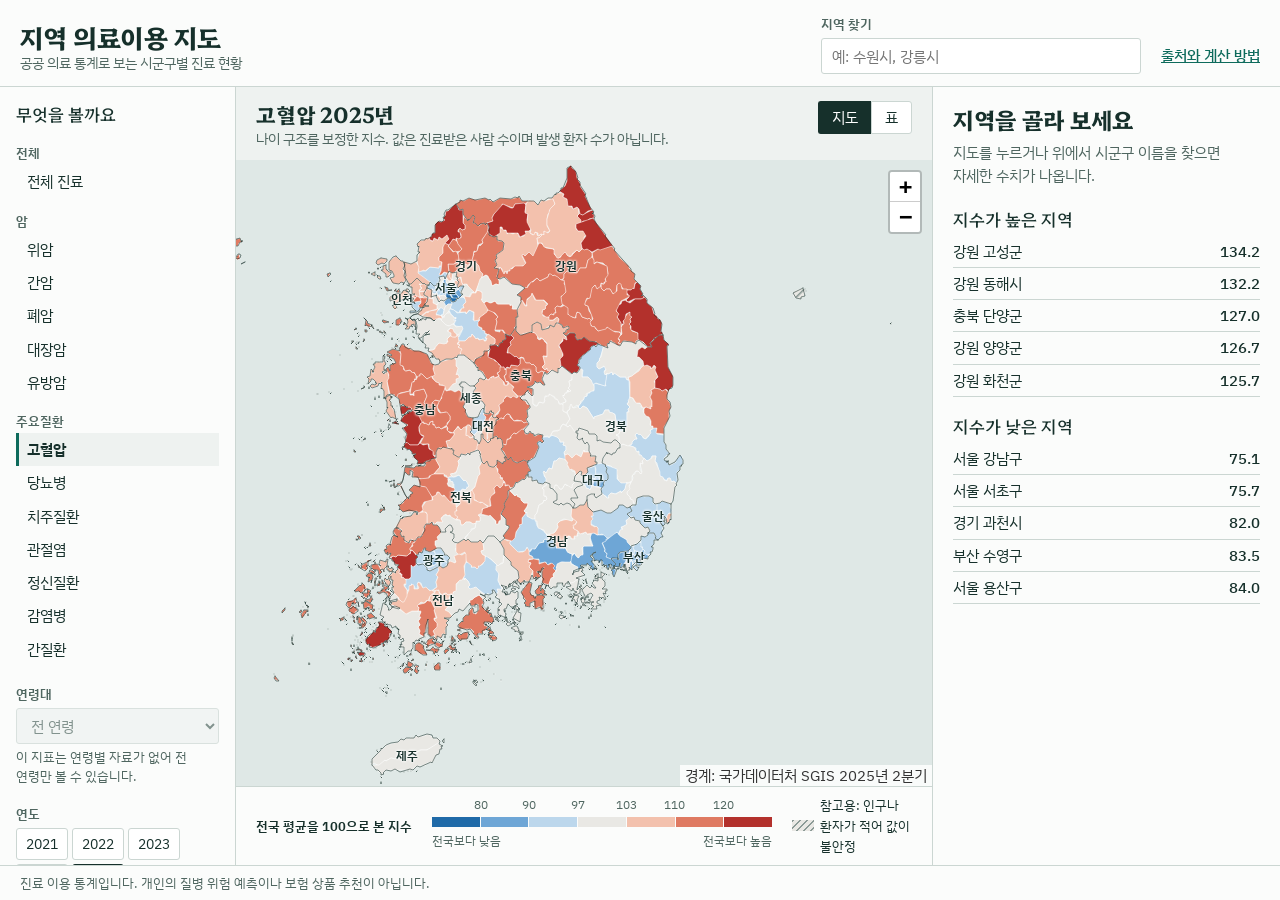
<file: index.html>
<!doctype html>
<html lang="ko">
<head>
  <meta charset="utf-8">
  <meta name="viewport" content="width=device-width, initial-scale=1">
  <title>지역 의료이용 지도</title>
  <meta name="description" content="공공 의료 통계로 시군구별 진료 현황을 전국 평균과 비교해 보는 지도입니다.">
  <link rel="preconnect" href="https://fonts.googleapis.com">
  <link rel="preconnect" href="https://fonts.gstatic.com" crossorigin>
  <link href="https://fonts.googleapis.com/css2?family=Hahmlet:wght@500;700&family=IBM+Plex+Sans+KR:wght@400;500;600&display=swap" rel="stylesheet">
  <link rel="stylesheet" href="vendor/leaflet.css">
  <link rel="stylesheet" href="css/style.css">
</head>
<body>
  <header class="top">
    <div class="brand">
      <h1>지역 의료이용 지도</h1>
      <p>공공 의료 통계로 보는 시군구별 진료 현황</p>
    </div>
    <div class="top-tools">
      <div class="field">
        <label for="search">지역 찾기</label>
        <input id="search" list="region-list" placeholder="예: 수원시, 강릉시" autocomplete="off">
        <datalist id="region-list"></datalist>
      </div>
      <a class="about-link" href="about.html">출처와 계산 방법</a>
    </div>
  </header>

  <main class="layout">
    <nav class="controls" aria-label="지도 설정">
      <h2>무엇을 볼까요</h2>
      <div id="indicators" class="indicators"></div>

      <div class="field">
        <label for="age">연령대</label>
        <select id="age"></select>
        <p id="age-help" class="help"></p>
      </div>

      <fieldset class="segment">
        <legend>연도</legend>
        <div id="years" class="segment-row"></div>
      </fieldset>

      <fieldset class="segment">
        <legend>지수 계산</legend>
        <div class="segment-row">
          <label><input type="radio" name="mode" value="std" checked><span>나이 구조 보정</span></label>
          <label><input type="radio" name="mode" value="crude"><span>보정 없음</span></label>
        </div>
        <p id="mode-help" class="help"></p>
      </fieldset>
    </nav>

    <section class="stage" aria-label="지도">
      <div class="stage-head">
        <div>
          <h2 id="stage-title"></h2>
          <p id="stage-sub"></p>
        </div>
        <div class="view-switch" role="group" aria-label="보기 방식">
          <button type="button" data-view="map" aria-pressed="true">지도</button>
          <button type="button" data-view="table" aria-pressed="false">표</button>
        </div>
      </div>
      <p id="notice" class="notice" hidden></p>
      <div id="map-view" class="map-view">
        <div id="map" role="img" aria-label="시군구별 지수를 색으로 나타낸 지도. 같은 내용을 표 보기에서 확인할 수 있습니다."></div>
        <div id="legend" class="legend"></div>
      </div>
      <div id="table-view" class="table-view" hidden></div>
      <p id="status" class="status" role="status"></p>
    </section>

    <aside class="panel" aria-label="지역 상세" aria-live="polite">
      <div id="panel"></div>
    </aside>
  </main>

  <footer class="bottom">
    <p>진료 이용 통계입니다. 개인의 질병 위험 예측이나 보험 상품 추천이 아닙니다.</p>
  </footer>

  <script src="vendor/leaflet.js"></script>
  <script src="js/app.js"></script>
</body>
</html>
</file>
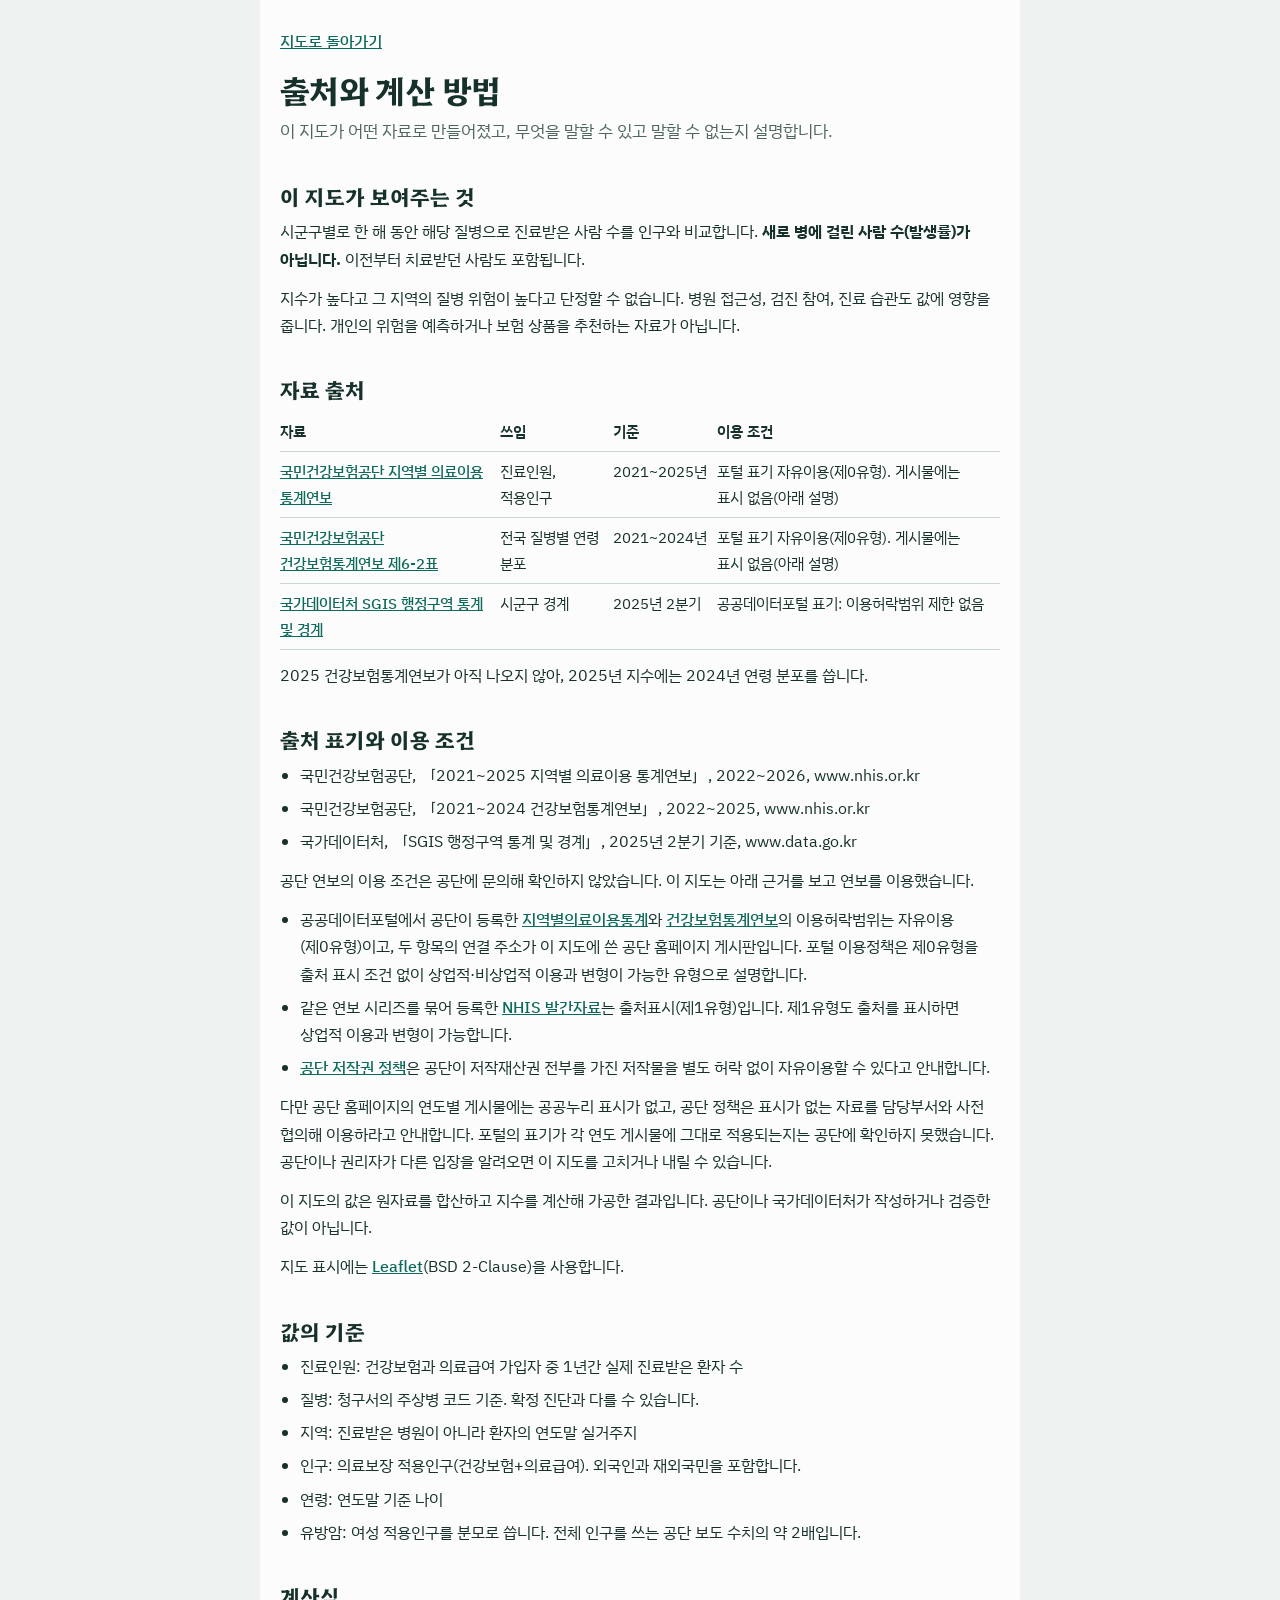
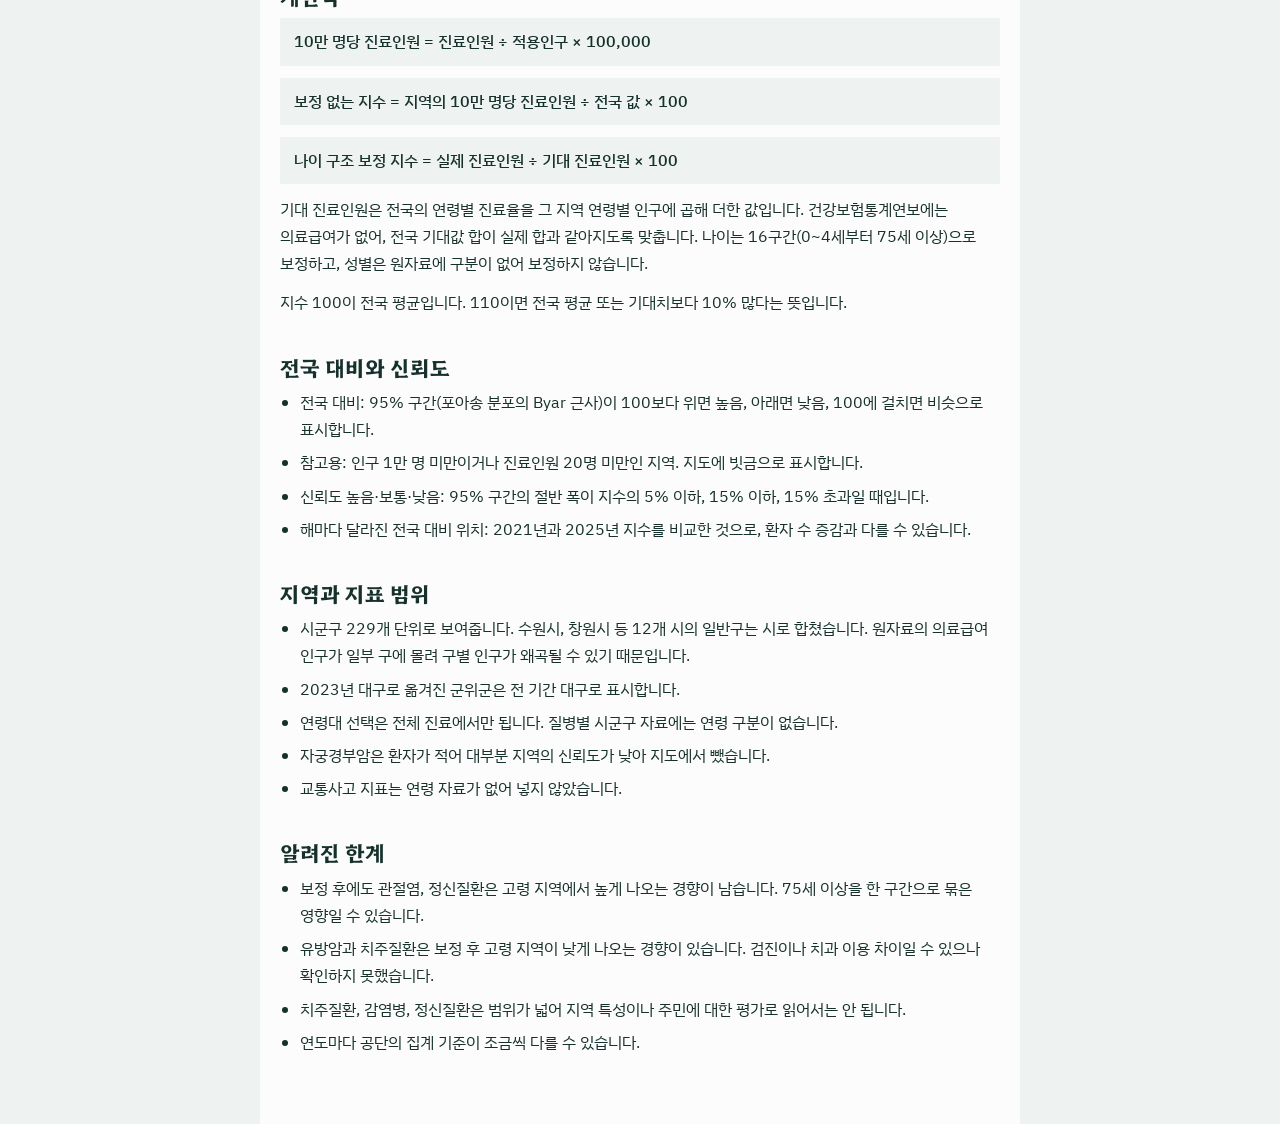
<file: about.html>
<!doctype html>
<html lang="ko">
<head>
  <meta charset="utf-8">
  <meta name="viewport" content="width=device-width, initial-scale=1">
  <title>출처와 계산 방법</title>
  <meta name="description" content="지역 의료이용 지도의 자료 출처, 계산식, 한계를 설명합니다.">
  <link rel="preconnect" href="https://fonts.googleapis.com">
  <link rel="preconnect" href="https://fonts.gstatic.com" crossorigin>
  <link href="https://fonts.googleapis.com/css2?family=Hahmlet:wght@500;700&family=IBM+Plex+Sans+KR:wght@400;500;600&display=swap" rel="stylesheet">
  <style>
    :root { color-scheme: light; --paper: #eef2f0; --sheet: #fbfcfb; --line: #cbd6d2; --ink: #16302b; --soft: #4f6660; --pine: #0e6b5c; }
    * { box-sizing: border-box; }
    body { margin: 0; background: var(--paper); color: var(--ink); font: 400 16px/1.7 "IBM Plex Sans KR", "Apple SD Gothic Neo", "Malgun Gothic", sans-serif; word-break: keep-all; }
    main { max-width: 760px; margin: 0 auto; padding: 28px 20px 56px; background: var(--sheet); min-height: 100dvh; }
    a { color: var(--pine); font-weight: 500; }
    :focus-visible { outline: 2px solid var(--pine); outline-offset: 2px; }
    h1 { font: 700 32px/1.25 "Hahmlet", serif; letter-spacing: -0.02em; margin: 14px 0 8px; }
    h2 { font: 700 21px/1.35 "Hahmlet", serif; margin: 36px 0 8px; }
    p { margin: 0 0 12px; }
    ul { margin: 0 0 12px; padding-left: 20px; }
    li { margin-bottom: 6px; }
    .lead { color: var(--soft); font-size: 17px; }
    .scroll { overflow-x: auto; margin-bottom: 12px; }
    table { width: 100%; border-collapse: collapse; font-size: 15px; }
    th, td { padding: 7px 10px 7px 0; text-align: left; vertical-align: top; border-bottom: 1px solid var(--line); }
    th { font-weight: 600; }
    .formula { padding: 10px 14px; background: var(--paper); font-weight: 500; }
  </style>
</head>
<body>
  <main>
    <a href="index.html">지도로 돌아가기</a>
    <h1>출처와 계산 방법</h1>
    <p class="lead">이 지도가 어떤 자료로 만들어졌고, 무엇을 말할 수 있고 말할 수 없는지 설명합니다.</p>

    <h2>이 지도가 보여주는 것</h2>
    <p>시군구별로 한 해 동안 해당 질병으로 진료받은 사람 수를 인구와 비교합니다. <strong>새로 병에 걸린 사람 수(발생률)가 아닙니다.</strong> 이전부터 치료받던 사람도 포함됩니다.</p>
    <p>지수가 높다고 그 지역의 질병 위험이 높다고 단정할 수 없습니다. 병원 접근성, 검진 참여, 진료 습관도 값에 영향을 줍니다. 개인의 위험을 예측하거나 보험 상품을 추천하는 자료가 아닙니다.</p>

    <h2>자료 출처</h2>
    <div class="scroll"><table>
      <thead><tr><th>자료</th><th>쓰임</th><th>기준</th><th>이용 조건</th></tr></thead>
      <tbody>
        <tr><td><a href="https://www.nhis.or.kr/nhis/together/wbhaec06900m01.do">국민건강보험공단 지역별 의료이용 통계연보</a></td><td>진료인원, 적용인구</td><td>2021~2025년</td><td>포털 표기 자유이용(제0유형). 게시물에는 표시 없음(아래 설명)</td></tr>
        <tr><td><a href="https://www.nhis.or.kr/nhis/together/wbhaec06300m01.do">국민건강보험공단 건강보험통계연보 제6-2표</a></td><td>전국 질병별 연령 분포</td><td>2021~2024년</td><td>포털 표기 자유이용(제0유형). 게시물에는 표시 없음(아래 설명)</td></tr>
        <tr><td><a href="https://www.data.go.kr/data/15129688/fileData.do">국가데이터처 SGIS 행정구역 통계 및 경계</a></td><td>시군구 경계</td><td>2025년 2분기</td><td>공공데이터포털 표기: 이용허락범위 제한 없음</td></tr>
      </tbody>
    </table></div>
    <p>2025 건강보험통계연보가 아직 나오지 않아, 2025년 지수에는 2024년 연령 분포를 씁니다.</p>

    <h2>출처 표기와 이용 조건</h2>
    <ul>
      <li>국민건강보험공단, 「2021~2025 지역별 의료이용 통계연보」, 2022~2026, www.nhis.or.kr</li>
      <li>국민건강보험공단, 「2021~2024 건강보험통계연보」, 2022~2025, www.nhis.or.kr</li>
      <li>국가데이터처, 「SGIS 행정구역 통계 및 경계」, 2025년 2분기 기준, www.data.go.kr</li>
    </ul>
    <p>공단 연보의 이용 조건은 공단에 문의해 확인하지 않았습니다. 이 지도는 아래 근거를 보고 연보를 이용했습니다.</p>
    <ul>
      <li>공공데이터포털에서 공단이 등록한 <a href="https://www.data.go.kr/data/15103036/fileData.do">지역별의료이용통계</a>와 <a href="https://www.data.go.kr/data/15103018/fileData.do">건강보험통계연보</a>의 이용허락범위는 자유이용(제0유형)이고, 두 항목의 연결 주소가 이 지도에 쓴 공단 홈페이지 게시판입니다. 포털 이용정책은 제0유형을 출처 표시 조건 없이 상업적·비상업적 이용과 변형이 가능한 유형으로 설명합니다.</li>
      <li>같은 연보 시리즈를 묶어 등록한 <a href="https://www.data.go.kr/data/15095102/fileData.do">NHIS 발간자료</a>는 출처표시(제1유형)입니다. 제1유형도 출처를 표시하면 상업적 이용과 변형이 가능합니다.</li>
      <li><a href="https://www.nhis.or.kr/nhis/etc/wbhaze02900m01.do">공단 저작권 정책</a>은 공단이 저작재산권 전부를 가진 저작물을 별도 허락 없이 자유이용할 수 있다고 안내합니다.</li>
    </ul>
    <p>다만 공단 홈페이지의 연도별 게시물에는 공공누리 표시가 없고, 공단 정책은 표시가 없는 자료를 담당부서와 사전 협의해 이용하라고 안내합니다. 포털의 표기가 각 연도 게시물에 그대로 적용되는지는 공단에 확인하지 못했습니다. 공단이나 권리자가 다른 입장을 알려오면 이 지도를 고치거나 내릴 수 있습니다.</p>
    <p>이 지도의 값은 원자료를 합산하고 지수를 계산해 가공한 결과입니다. 공단이나 국가데이터처가 작성하거나 검증한 값이 아닙니다.</p>
    <p>지도 표시에는 <a href="https://leafletjs.com/">Leaflet</a>(BSD 2-Clause)을 사용합니다.</p>

    <h2>값의 기준</h2>
    <ul>
      <li>진료인원: 건강보험과 의료급여 가입자 중 1년간 실제 진료받은 환자 수</li>
      <li>질병: 청구서의 주상병 코드 기준. 확정 진단과 다를 수 있습니다.</li>
      <li>지역: 진료받은 병원이 아니라 환자의 연도말 실거주지</li>
      <li>인구: 의료보장 적용인구(건강보험+의료급여). 외국인과 재외국민을 포함합니다.</li>
      <li>연령: 연도말 기준 나이</li>
      <li>유방암: 여성 적용인구를 분모로 씁니다. 전체 인구를 쓰는 공단 보도 수치의 약 2배입니다.</li>
    </ul>

    <h2>계산식</h2>
    <p class="formula">10만 명당 진료인원 = 진료인원 ÷ 적용인구 × 100,000</p>
    <p class="formula">보정 없는 지수 = 지역의 10만 명당 진료인원 ÷ 전국 값 × 100</p>
    <p class="formula">나이 구조 보정 지수 = 실제 진료인원 ÷ 기대 진료인원 × 100</p>
    <p>기대 진료인원은 전국의 연령별 진료율을 그 지역 연령별 인구에 곱해 더한 값입니다. 건강보험통계연보에는 의료급여가 없어, 전국 기대값 합이 실제 합과 같아지도록 맞춥니다. 나이는 16구간(0~4세부터 75세 이상)으로 보정하고, 성별은 원자료에 구분이 없어 보정하지 않습니다.</p>
    <p>지수 100이 전국 평균입니다. 110이면 전국 평균 또는 기대치보다 10% 많다는 뜻입니다.</p>

    <h2>전국 대비와 신뢰도</h2>
    <ul>
      <li>전국 대비: 95% 구간(포아송 분포의 Byar 근사)이 100보다 위면 높음, 아래면 낮음, 100에 걸치면 비슷으로 표시합니다.</li>
      <li>참고용: 인구 1만 명 미만이거나 진료인원 20명 미만인 지역. 지도에 빗금으로 표시합니다.</li>
      <li>신뢰도 높음·보통·낮음: 95% 구간의 절반 폭이 지수의 5% 이하, 15% 이하, 15% 초과일 때입니다.</li>
      <li>해마다 달라진 전국 대비 위치: 2021년과 2025년 지수를 비교한 것으로, 환자 수 증감과 다를 수 있습니다.</li>
    </ul>

    <h2>지역과 지표 범위</h2>
    <ul>
      <li>시군구 229개 단위로 보여줍니다. 수원시, 창원시 등 12개 시의 일반구는 시로 합쳤습니다. 원자료의 의료급여 인구가 일부 구에 몰려 구별 인구가 왜곡될 수 있기 때문입니다.</li>
      <li>2023년 대구로 옮겨진 군위군은 전 기간 대구로 표시합니다.</li>
      <li>연령대 선택은 전체 진료에서만 됩니다. 질병별 시군구 자료에는 연령 구분이 없습니다.</li>
      <li>자궁경부암은 환자가 적어 대부분 지역의 신뢰도가 낮아 지도에서 뺐습니다.</li>
      <li>교통사고 지표는 연령 자료가 없어 넣지 않았습니다.</li>
    </ul>

    <h2>알려진 한계</h2>
    <ul>
      <li>보정 후에도 관절염, 정신질환은 고령 지역에서 높게 나오는 경향이 남습니다. 75세 이상을 한 구간으로 묶은 영향일 수 있습니다.</li>
      <li>유방암과 치주질환은 보정 후 고령 지역이 낮게 나오는 경향이 있습니다. 검진이나 치과 이용 차이일 수 있으나 확인하지 못했습니다.</li>
      <li>치주질환, 감염병, 정신질환은 범위가 넓어 지역 특성이나 주민에 대한 평가로 읽어서는 안 됩니다.</li>
      <li>연도마다 공단의 집계 기준이 조금씩 다를 수 있습니다.</li>
    </ul>
  </main>
</body>
</html>
</file>
<file: vendor/leaflet.css>
/* required styles */

.leaflet-pane,
.leaflet-tile,
.leaflet-marker-icon,
.leaflet-marker-shadow,
.leaflet-tile-container,
.leaflet-pane > svg,
.leaflet-pane > canvas,
.leaflet-zoom-box,
.leaflet-image-layer,
.leaflet-layer {
	position: absolute;
	left: 0;
	top: 0;
	}
.leaflet-container {
	overflow: hidden;
	}
.leaflet-tile,
.leaflet-marker-icon,
.leaflet-marker-shadow {
	-webkit-user-select: none;
	   -moz-user-select: none;
	        user-select: none;
	  -webkit-user-drag: none;
	}
/* Prevents IE11 from highlighting tiles in blue */
.leaflet-tile::selection {
	background: transparent;
}
/* Safari renders non-retina tile on retina better with this, but Chrome is worse */
.leaflet-safari .leaflet-tile {
	image-rendering: -webkit-optimize-contrast;
	}
/* hack that prevents hw layers "stretching" when loading new tiles */
.leaflet-safari .leaflet-tile-container {
	width: 1600px;
	height: 1600px;
	-webkit-transform-origin: 0 0;
	}
.leaflet-marker-icon,
.leaflet-marker-shadow {
	display: block;
	}
/* .leaflet-container svg: reset svg max-width decleration shipped in Joomla! (joomla.org) 3.x */
/* .leaflet-container img: map is broken in FF if you have max-width: 100% on tiles */
.leaflet-container .leaflet-overlay-pane svg {
	max-width: none !important;
	max-height: none !important;
	}
.leaflet-container .leaflet-marker-pane img,
.leaflet-container .leaflet-shadow-pane img,
.leaflet-container .leaflet-tile-pane img,
.leaflet-container img.leaflet-image-layer,
.leaflet-container .leaflet-tile {
	max-width: none !important;
	max-height: none !important;
	width: auto;
	padding: 0;
	}

.leaflet-container img.leaflet-tile {
	/* See: https://bugs.chromium.org/p/chromium/issues/detail?id=600120 */
	mix-blend-mode: plus-lighter;
}

.leaflet-container.leaflet-touch-zoom {
	-ms-touch-action: pan-x pan-y;
	touch-action: pan-x pan-y;
	}
.leaflet-container.leaflet-touch-drag {
	-ms-touch-action: pinch-zoom;
	/* Fallback for FF which doesn't support pinch-zoom */
	touch-action: none;
	touch-action: pinch-zoom;
}
.leaflet-container.leaflet-touch-drag.leaflet-touch-zoom {
	-ms-touch-action: none;
	touch-action: none;
}
.leaflet-container {
	-webkit-tap-highlight-color: transparent;
}
.leaflet-container a {
	-webkit-tap-highlight-color: rgba(51, 181, 229, 0.4);
}
.leaflet-tile {
	filter: inherit;
	visibility: hidden;
	}
.leaflet-tile-loaded {
	visibility: inherit;
	}
.leaflet-zoom-box {
	width: 0;
	height: 0;
	-moz-box-sizing: border-box;
	     box-sizing: border-box;
	z-index: 800;
	}
/* workaround for https://bugzilla.mozilla.org/show_bug.cgi?id=888319 */
.leaflet-overlay-pane svg {
	-moz-user-select: none;
	}

.leaflet-pane         { z-index: 400; }

.leaflet-tile-pane    { z-index: 200; }
.leaflet-overlay-pane { z-index: 400; }
.leaflet-shadow-pane  { z-index: 500; }
.leaflet-marker-pane  { z-index: 600; }
.leaflet-tooltip-pane   { z-index: 650; }
.leaflet-popup-pane   { z-index: 700; }

.leaflet-map-pane canvas { z-index: 100; }
.leaflet-map-pane svg    { z-index: 200; }

.leaflet-vml-shape {
	width: 1px;
	height: 1px;
	}
.lvml {
	behavior: url(#default#VML);
	display: inline-block;
	position: absolute;
	}


/* control positioning */

.leaflet-control {
	position: relative;
	z-index: 800;
	pointer-events: visiblePainted; /* IE 9-10 doesn't have auto */
	pointer-events: auto;
	}
.leaflet-top,
.leaflet-bottom {
	position: absolute;
	z-index: 1000;
	pointer-events: none;
	}
.leaflet-top {
	top: 0;
	}
.leaflet-right {
	right: 0;
	}
.leaflet-bottom {
	bottom: 0;
	}
.leaflet-left {
	left: 0;
	}
.leaflet-control {
	float: left;
	clear: both;
	}
.leaflet-right .leaflet-control {
	float: right;
	}
.leaflet-top .leaflet-control {
	margin-top: 10px;
	}
.leaflet-bottom .leaflet-control {
	margin-bottom: 10px;
	}
.leaflet-left .leaflet-control {
	margin-left: 10px;
	}
.leaflet-right .leaflet-control {
	margin-right: 10px;
	}


/* zoom and fade animations */

.leaflet-fade-anim .leaflet-popup {
	opacity: 0;
	-webkit-transition: opacity 0.2s linear;
	   -moz-transition: opacity 0.2s linear;
	        transition: opacity 0.2s linear;
	}
.leaflet-fade-anim .leaflet-map-pane .leaflet-popup {
	opacity: 1;
	}
.leaflet-zoom-animated {
	-webkit-transform-origin: 0 0;
	    -ms-transform-origin: 0 0;
	        transform-origin: 0 0;
	}
svg.leaflet-zoom-animated {
	will-change: transform;
}

.leaflet-zoom-anim .leaflet-zoom-animated {
	-webkit-transition: -webkit-transform 0.25s cubic-bezier(0,0,0.25,1);
	   -moz-transition:    -moz-transform 0.25s cubic-bezier(0,0,0.25,1);
	        transition:         transform 0.25s cubic-bezier(0,0,0.25,1);
	}
.leaflet-zoom-anim .leaflet-tile,
.leaflet-pan-anim .leaflet-tile {
	-webkit-transition: none;
	   -moz-transition: none;
	        transition: none;
	}

.leaflet-zoom-anim .leaflet-zoom-hide {
	visibility: hidden;
	}


/* cursors */

.leaflet-interactive {
	cursor: pointer;
	}
.leaflet-grab {
	cursor: -webkit-grab;
	cursor:    -moz-grab;
	cursor:         grab;
	}
.leaflet-crosshair,
.leaflet-crosshair .leaflet-interactive {
	cursor: crosshair;
	}
.leaflet-popup-pane,
.leaflet-control {
	cursor: auto;
	}
.leaflet-dragging .leaflet-grab,
.leaflet-dragging .leaflet-grab .leaflet-interactive,
.leaflet-dragging .leaflet-marker-draggable {
	cursor: move;
	cursor: -webkit-grabbing;
	cursor:    -moz-grabbing;
	cursor:         grabbing;
	}

/* marker & overlays interactivity */
.leaflet-marker-icon,
.leaflet-marker-shadow,
.leaflet-image-layer,
.leaflet-pane > svg path,
.leaflet-tile-container {
	pointer-events: none;
	}

.leaflet-marker-icon.leaflet-interactive,
.leaflet-image-layer.leaflet-interactive,
.leaflet-pane > svg path.leaflet-interactive,
svg.leaflet-image-layer.leaflet-interactive path {
	pointer-events: visiblePainted; /* IE 9-10 doesn't have auto */
	pointer-events: auto;
	}

/* visual tweaks */

.leaflet-container {
	background: #ddd;
	outline-offset: 1px;
	}
.leaflet-container a {
	color: #0078A8;
	}
.leaflet-zoom-box {
	border: 2px dotted #38f;
	background: rgba(255,255,255,0.5);
	}


/* general typography */
.leaflet-container {
	font-family: "Helvetica Neue", Arial, Helvetica, sans-serif;
	font-size: 12px;
	font-size: 0.75rem;
	line-height: 1.5;
	}


/* general toolbar styles */

.leaflet-bar {
	box-shadow: 0 1px 5px rgba(0,0,0,0.65);
	border-radius: 4px;
	}
.leaflet-bar a {
	background-color: #fff;
	border-bottom: 1px solid #ccc;
	width: 26px;
	height: 26px;
	line-height: 26px;
	display: block;
	text-align: center;
	text-decoration: none;
	color: black;
	}
.leaflet-bar a,
.leaflet-control-layers-toggle {
	background-position: 50% 50%;
	background-repeat: no-repeat;
	display: block;
	}
.leaflet-bar a:hover,
.leaflet-bar a:focus {
	background-color: #f4f4f4;
	}
.leaflet-bar a:first-child {
	border-top-left-radius: 4px;
	border-top-right-radius: 4px;
	}
.leaflet-bar a:last-child {
	border-bottom-left-radius: 4px;
	border-bottom-right-radius: 4px;
	border-bottom: none;
	}
.leaflet-bar a.leaflet-disabled {
	cursor: default;
	background-color: #f4f4f4;
	color: #bbb;
	}

.leaflet-touch .leaflet-bar a {
	width: 30px;
	height: 30px;
	line-height: 30px;
	}
.leaflet-touch .leaflet-bar a:first-child {
	border-top-left-radius: 2px;
	border-top-right-radius: 2px;
	}
.leaflet-touch .leaflet-bar a:last-child {
	border-bottom-left-radius: 2px;
	border-bottom-right-radius: 2px;
	}

/* zoom control */

.leaflet-control-zoom-in,
.leaflet-control-zoom-out {
	font: bold 18px 'Lucida Console', Monaco, monospace;
	text-indent: 1px;
	}

.leaflet-touch .leaflet-control-zoom-in, .leaflet-touch .leaflet-control-zoom-out  {
	font-size: 22px;
	}


/* layers control */

.leaflet-control-layers {
	box-shadow: 0 1px 5px rgba(0,0,0,0.4);
	background: #fff;
	border-radius: 5px;
	}
.leaflet-control-layers-toggle {
	background-image: url(images/layers.png);
	width: 36px;
	height: 36px;
	}
.leaflet-retina .leaflet-control-layers-toggle {
	background-image: url(images/layers-2x.png);
	background-size: 26px 26px;
	}
.leaflet-touch .leaflet-control-layers-toggle {
	width: 44px;
	height: 44px;
	}
.leaflet-control-layers .leaflet-control-layers-list,
.leaflet-control-layers-expanded .leaflet-control-layers-toggle {
	display: none;
	}
.leaflet-control-layers-expanded .leaflet-control-layers-list {
	display: block;
	position: relative;
	}
.leaflet-control-layers-expanded {
	padding: 6px 10px 6px 6px;
	color: #333;
	background: #fff;
	}
.leaflet-control-layers-scrollbar {
	overflow-y: scroll;
	overflow-x: hidden;
	padding-right: 5px;
	}
.leaflet-control-layers-selector {
	margin-top: 2px;
	position: relative;
	top: 1px;
	}
.leaflet-control-layers label {
	display: block;
	font-size: 13px;
	font-size: 1.08333em;
	}
.leaflet-control-layers-separator {
	height: 0;
	border-top: 1px solid #ddd;
	margin: 5px -10px 5px -6px;
	}

/* Default icon URLs */
.leaflet-default-icon-path { /* used only in path-guessing heuristic, see L.Icon.Default */
	background-image: url(images/marker-icon.png);
	}


/* attribution and scale controls */

.leaflet-container .leaflet-control-attribution {
	background: #fff;
	background: rgba(255, 255, 255, 0.8);
	margin: 0;
	}
.leaflet-control-attribution,
.leaflet-control-scale-line {
	padding: 0 5px;
	color: #333;
	line-height: 1.4;
	}
.leaflet-control-attribution a {
	text-decoration: none;
	}
.leaflet-control-attribution a:hover,
.leaflet-control-attribution a:focus {
	text-decoration: underline;
	}
.leaflet-attribution-flag {
	display: inline !important;
	vertical-align: baseline !important;
	width: 1em;
	height: 0.6669em;
	}
.leaflet-left .leaflet-control-scale {
	margin-left: 5px;
	}
.leaflet-bottom .leaflet-control-scale {
	margin-bottom: 5px;
	}
.leaflet-control-scale-line {
	border: 2px solid #777;
	border-top: none;
	line-height: 1.1;
	padding: 2px 5px 1px;
	white-space: nowrap;
	-moz-box-sizing: border-box;
	     box-sizing: border-box;
	background: rgba(255, 255, 255, 0.8);
	text-shadow: 1px 1px #fff;
	}
.leaflet-control-scale-line:not(:first-child) {
	border-top: 2px solid #777;
	border-bottom: none;
	margin-top: -2px;
	}
.leaflet-control-scale-line:not(:first-child):not(:last-child) {
	border-bottom: 2px solid #777;
	}

.leaflet-touch .leaflet-control-attribution,
.leaflet-touch .leaflet-control-layers,
.leaflet-touch .leaflet-bar {
	box-shadow: none;
	}
.leaflet-touch .leaflet-control-layers,
.leaflet-touch .leaflet-bar {
	border: 2px solid rgba(0,0,0,0.2);
	background-clip: padding-box;
	}


/* popup */

.leaflet-popup {
	position: absolute;
	text-align: center;
	margin-bottom: 20px;
	}
.leaflet-popup-content-wrapper {
	padding: 1px;
	text-align: left;
	border-radius: 12px;
	}
.leaflet-popup-content {
	margin: 13px 24px 13px 20px;
	line-height: 1.3;
	font-size: 13px;
	font-size: 1.08333em;
	min-height: 1px;
	}
.leaflet-popup-content p {
	margin: 17px 0;
	margin: 1.3em 0;
	}
.leaflet-popup-tip-container {
	width: 40px;
	height: 20px;
	position: absolute;
	left: 50%;
	margin-top: -1px;
	margin-left: -20px;
	overflow: hidden;
	pointer-events: none;
	}
.leaflet-popup-tip {
	width: 17px;
	height: 17px;
	padding: 1px;

	margin: -10px auto 0;
	pointer-events: auto;

	-webkit-transform: rotate(45deg);
	   -moz-transform: rotate(45deg);
	    -ms-transform: rotate(45deg);
	        transform: rotate(45deg);
	}
.leaflet-popup-content-wrapper,
.leaflet-popup-tip {
	background: white;
	color: #333;
	box-shadow: 0 3px 14px rgba(0,0,0,0.4);
	}
.leaflet-container a.leaflet-popup-close-button {
	position: absolute;
	top: 0;
	right: 0;
	border: none;
	text-align: center;
	width: 24px;
	height: 24px;
	font: 16px/24px Tahoma, Verdana, sans-serif;
	color: #757575;
	text-decoration: none;
	background: transparent;
	}
.leaflet-container a.leaflet-popup-close-button:hover,
.leaflet-container a.leaflet-popup-close-button:focus {
	color: #585858;
	}
.leaflet-popup-scrolled {
	overflow: auto;
	}

.leaflet-oldie .leaflet-popup-content-wrapper {
	-ms-zoom: 1;
	}
.leaflet-oldie .leaflet-popup-tip {
	width: 24px;
	margin: 0 auto;

	-ms-filter: "progid:DXImageTransform.Microsoft.Matrix(M11=0.70710678, M12=0.70710678, M21=-0.70710678, M22=0.70710678)";
	filter: progid:DXImageTransform.Microsoft.Matrix(M11=0.70710678, M12=0.70710678, M21=-0.70710678, M22=0.70710678);
	}

.leaflet-oldie .leaflet-control-zoom,
.leaflet-oldie .leaflet-control-layers,
.leaflet-oldie .leaflet-popup-content-wrapper,
.leaflet-oldie .leaflet-popup-tip {
	border: 1px solid #999;
	}


/* div icon */

.leaflet-div-icon {
	background: #fff;
	border: 1px solid #666;
	}


/* Tooltip */
/* Base styles for the element that has a tooltip */
.leaflet-tooltip {
	position: absolute;
	padding: 6px;
	background-color: #fff;
	border: 1px solid #fff;
	border-radius: 3px;
	color: #222;
	white-space: nowrap;
	-webkit-user-select: none;
	-moz-user-select: none;
	-ms-user-select: none;
	user-select: none;
	pointer-events: none;
	box-shadow: 0 1px 3px rgba(0,0,0,0.4);
	}
.leaflet-tooltip.leaflet-interactive {
	cursor: pointer;
	pointer-events: auto;
	}
.leaflet-tooltip-top:before,
.leaflet-tooltip-bottom:before,
.leaflet-tooltip-left:before,
.leaflet-tooltip-right:before {
	position: absolute;
	pointer-events: none;
	border: 6px solid transparent;
	background: transparent;
	content: "";
	}

/* Directions */

.leaflet-tooltip-bottom {
	margin-top: 6px;
}
.leaflet-tooltip-top {
	margin-top: -6px;
}
.leaflet-tooltip-bottom:before,
.leaflet-tooltip-top:before {
	left: 50%;
	margin-left: -6px;
	}
.leaflet-tooltip-top:before {
	bottom: 0;
	margin-bottom: -12px;
	border-top-color: #fff;
	}
.leaflet-tooltip-bottom:before {
	top: 0;
	margin-top: -12px;
	margin-left: -6px;
	border-bottom-color: #fff;
	}
.leaflet-tooltip-left {
	margin-left: -6px;
}
.leaflet-tooltip-right {
	margin-left: 6px;
}
.leaflet-tooltip-left:before,
.leaflet-tooltip-right:before {
	top: 50%;
	margin-top: -6px;
	}
.leaflet-tooltip-left:before {
	right: 0;
	margin-right: -12px;
	border-left-color: #fff;
	}
.leaflet-tooltip-right:before {
	left: 0;
	margin-left: -12px;
	border-right-color: #fff;
	}

/* Printing */

@media print {
	/* Prevent printers from removing background-images of controls. */
	.leaflet-control {
		-webkit-print-color-adjust: exact;
		print-color-adjust: exact;
		}
	}
</file>
<file: css/style.css>
:root {
  color-scheme: light;
  --paper: #eef2f0;
  --sheet: #fbfcfb;
  --line: #cbd6d2;
  --ink: #16302b;
  --ink-soft: #4f6660;
  --pine: #0e6b5c;
  --sea: #dfe8e6;
  --warn: #fdf3d8;

  --c1: #1f6aa8;
  --c2: #6ea6d6;
  --c3: #bcd7ec;
  --c4: #e9e8e4;
  --c5: #f3c1ad;
  --c6: #df7a62;
  --c7: #b3312c;

  --serif: "Hahmlet", "Noto Serif KR", serif;
  --sans: "IBM Plex Sans KR", "Apple SD Gothic Neo", "Malgun Gothic", sans-serif;
}

* { box-sizing: border-box; }

html, body { margin: 0; height: 100%; }

body {
  display: grid;
  grid-template-rows: auto 1fr auto;
  min-height: 100dvh;
  background: var(--paper);
  color: var(--ink);
  font: 400 15px/1.55 var(--sans);
  word-break: keep-all;
}

h1, h2, h3, p { margin: 0; }

button, input, select { font: inherit; color: inherit; }

:focus-visible { outline: 2px solid var(--pine); outline-offset: 2px; }

.top {
  display: flex;
  justify-content: space-between;
  align-items: end;
  gap: 24px;
  padding: 14px 20px 12px;
  border-bottom: 1px solid var(--line);
  background: var(--sheet);
}

.brand h1 { font: 700 26px/1.2 var(--serif); letter-spacing: -0.02em; }
.brand p { color: var(--ink-soft); font-size: 14px; }

.top-tools { display: flex; align-items: end; gap: 20px; }
.about-link { color: var(--pine); font-weight: 500; padding-bottom: 7px; white-space: nowrap; }

.field { display: grid; gap: 4px; }
.field label, .segment legend { font-size: 13px; font-weight: 600; color: var(--ink-soft); padding: 0; }

input[list] { min-width: 190px; }

input[list], select {
  width: 100%;
  height: 36px;
  padding: 0 10px;
  border: 1px solid var(--line);
  border-radius: 3px;
  background: #fff;
}

select:disabled { background: var(--paper); color: var(--ink-soft); }

.layout {
  display: grid;
  grid-template-columns: 236px minmax(0, 1fr) 348px;
  min-height: 0;
}

.controls {
  display: grid;
  align-content: start;
  gap: 18px;
  padding: 16px 16px 20px;
  overflow: hidden auto;
  border-right: 1px solid var(--line);
  background: var(--sheet);
}

.controls h2 { font: 500 17px/1.3 var(--serif); }

.indicators { display: grid; gap: 12px; }
.indicator-group { display: grid; }
.indicator-group h3 { font-size: 13px; font-weight: 600; color: var(--ink-soft); margin-bottom: 2px; }

.indicator-group button {
  display: block;
  width: 100%;
  padding: 5px 8px;
  border: 0;
  border-left: 3px solid transparent;
  background: none;
  text-align: left;
  cursor: pointer;
}

.indicator-group button:hover { background: var(--paper); }

.indicator-group button[aria-pressed="true"] {
  border-left-color: var(--pine);
  background: var(--paper);
  font-weight: 600;
}

.help { color: var(--ink-soft); font-size: 13px; line-height: 1.45; }

.segment { border: 0; padding: 0; margin: 0; display: grid; gap: 5px; min-width: 0; }
.segment-row { display: flex; flex-wrap: wrap; gap: 4px; margin-top: 4px; }
.segment-row label { position: relative; cursor: pointer; }
.segment-row input { position: absolute; opacity: 0; }

.segment-row span {
  display: block;
  padding: 4px 9px;
  border: 1px solid var(--line);
  border-radius: 3px;
  background: #fff;
  font-size: 14px;
}

.segment-row input:checked + span { background: var(--ink); border-color: var(--ink); color: #fff; }
.segment-row input:focus-visible + span { outline: 2px solid var(--pine); outline-offset: 2px; }
.segment-row input:disabled + span { color: var(--ink-soft); background: var(--paper); cursor: not-allowed; }

.stage { display: grid; grid-template-rows: auto auto minmax(0, 1fr) auto; min-width: 0; min-height: 0; }

.stage-head {
  display: flex;
  justify-content: space-between;
  align-items: start;
  gap: 16px;
  padding: 14px 20px 10px;
}

.stage-head h2 { font: 700 21px/1.3 var(--serif); letter-spacing: -0.01em; }
.stage-head p { color: var(--ink-soft); font-size: 14px; }

.view-switch { display: flex; flex: none; }

.view-switch button {
  padding: 4px 13px;
  border: 1px solid var(--line);
  background: #fff;
  cursor: pointer;
}

.view-switch button:first-child { border-radius: 3px 0 0 3px; border-right: 0; }
.view-switch button:last-child { border-radius: 0 3px 3px 0; }
.view-switch button[aria-pressed="true"] { background: var(--ink); border-color: var(--ink); color: #fff; }

.notice { margin: 0 20px 10px; padding: 7px 11px; background: var(--warn); font-size: 14px; }

.notice { grid-row: 2; }
.map-view, .table-view { grid-row: 3; }
.status { grid-row: 4; }

.map-view { display: flex; flex-direction: column; min-height: 0; }

#map { flex: 1 1 auto; min-height: 0; background: var(--sea); font-family: var(--sans); }

.leaflet-container { font: inherit; }

.leaflet-tooltip.region-tip {
  padding: 6px 9px;
  border: 1px solid var(--line);
  border-radius: 3px;
  box-shadow: none;
  color: var(--ink);
  font-size: 13px;
  line-height: 1.4;
}

.leaflet-tooltip.region-tip strong { font-weight: 600; font-size: 14px; }

.sido-label {
  color: var(--ink);
  font-size: 12px;
  font-weight: 600;
  white-space: nowrap;
  text-align: center;
  text-shadow: 0 0 3px #fff, 0 0 3px #fff, 0 0 2px #fff;
  pointer-events: none;
}

.far .sido-label { display: none; }

.legend {
  display: grid;
  grid-template-columns: auto minmax(200px, 340px) minmax(0, 1fr);
  align-items: center;
  gap: 6px 20px;
  padding: 8px 20px 9px;
  background: var(--sheet);
  border-top: 1px solid var(--line);
  font-size: 13px;
}

.legend-title { font-weight: 600; }
.legend-scale { padding-top: 16px; }

.ruler { position: relative; height: 10px; display: flex; gap: 1px; }
.ruler i { flex: 1 1 0; height: 100%; }

.ruler-tick {
  position: absolute;
  bottom: 12px;
  transform: translateX(-50%);
  font-size: 12px;
  color: var(--ink-soft);
}

.ruler-tick.mid { color: var(--ink); font-weight: 600; }

.legend-foot { display: flex; justify-content: space-between; gap: 8px; margin-top: 5px; color: var(--ink-soft); font-size: 12px; }
.legend-ref { display: flex; align-items: center; gap: 6px; }

.hatch {
  width: 22px;
  height: 11px;
  flex: none;
  background: repeating-linear-gradient(135deg, #8b9a96 0 1.5px, #e9e8e4 1.5px 5px);
}

.table-view { overflow: auto; padding: 0 20px 16px; background: var(--paper); min-height: 0; }

table { width: 100%; border-collapse: collapse; background: var(--sheet); font-size: 14px; }
caption { text-align: left; padding: 0 0 6px; color: var(--ink-soft); font-size: 13px; }
thead th { position: sticky; top: 0; background: var(--sheet); border-bottom: 2px solid var(--ink); z-index: 1; }
th, td { padding: 6px 10px; text-align: right; white-space: nowrap; }
th:first-child, td:first-child { text-align: left; }
tbody tr { border-bottom: 1px solid var(--line); cursor: pointer; }
tbody tr:hover { background: var(--paper); }
tbody tr.is-selected { background: var(--c4); }
tbody tr.is-ref td { color: var(--ink-soft); }
td button { all: unset; cursor: pointer; }
td button:focus-visible { outline: 2px solid var(--pine); outline-offset: 2px; }
th button { all: unset; cursor: pointer; font-weight: 600; }
th button:focus-visible { outline: 2px solid var(--pine); outline-offset: 2px; }
th[aria-sort="ascending"] button::after { content: " ▲"; font-size: 10px; }
th[aria-sort="descending"] button::after { content: " ▼"; font-size: 10px; }

.status { padding: 0 20px; color: var(--ink-soft); font-size: 13px; }
.status:empty { display: none; }

.panel { overflow-y: auto; padding: 18px 20px 24px; border-left: 1px solid var(--line); background: var(--sheet); }

.panel-sido { color: var(--ink-soft); font-size: 14px; }
.panel-name { font: 700 34px/1.2 var(--serif); letter-spacing: -0.02em; margin-bottom: 14px; }
.panel-metric { font-weight: 600; color: var(--ink-soft); font-size: 14px; }

.index-big {
  display: flex;
  align-items: baseline;
  gap: 8px;
  font: 700 58px/1.05 var(--serif);
  letter-spacing: -0.03em;
  font-variant-numeric: tabular-nums;
  margin-bottom: 26px;
}

.index-big small { font: 400 14px/1.3 var(--sans); letter-spacing: 0; color: var(--ink-soft); }

.gauge { position: relative; margin: 0 0 8px; }
.gauge .ruler { height: 12px; }

.gauge-ci {
  position: absolute;
  top: 3px;
  height: 6px;
  background: var(--ink);
  border-radius: 3px;
}

.gauge-mark {
  position: absolute;
  top: -5px;
  width: 4px;
  height: 22px;
  margin-left: -2px;
  background: var(--ink);
  box-shadow: 0 0 0 1.5px var(--sheet);
}

.gauge-labels { position: relative; height: 18px; margin-bottom: 14px; font-size: 12px; color: var(--ink-soft); }
.gauge-labels span { position: absolute; transform: translateX(-50%); }
.gauge-labels .mid { color: var(--ink); font-weight: 600; }

.reading { margin-bottom: 18px; }

.facts { display: grid; grid-template-columns: 1fr auto; gap: 5px 14px; margin: 0 0 20px; font-size: 14px; }
.facts dt { color: var(--ink-soft); }
.facts dd { margin: 0; text-align: right; font-variant-numeric: tabular-nums; font-weight: 500; }

.badge { display: inline-block; padding: 1px 7px; border: 1px solid var(--line); border-radius: 3px; font-size: 13px; font-weight: 500; }
.badge.ref { background: var(--warn); border-color: #e3cf96; }

.panel h3 { font: 500 17px/1.3 var(--serif); margin: 0 0 6px; }
.trend-chart svg { display: block; width: 100%; height: auto; overflow: visible; }
.trend-key { display: flex; gap: 14px; font-size: 13px; color: var(--ink-soft); margin-bottom: 2px; }
.trend-key i { display: inline-block; width: 14px; height: 2px; margin-right: 5px; vertical-align: middle; background: var(--ink); }
.trend-key .nat i { background: repeating-linear-gradient(90deg, #7c8f8a 0 4px, transparent 4px 7px); }
.trend-note { margin-top: 6px; font-size: 14px; }

.rank { list-style: none; margin: 0 0 18px; padding: 0; }
.rank button { display: flex; justify-content: space-between; gap: 10px; width: 100%; padding: 4px 0; border: 0; border-bottom: 1px solid var(--line); background: none; text-align: left; cursor: pointer; }
.rank button:hover { color: var(--pine); }
.rank b { font-weight: 500; font-variant-numeric: tabular-nums; }

.panel-empty h2 { font: 700 23px/1.3 var(--serif); margin-bottom: 6px; }
.panel-empty > p { color: var(--ink-soft); margin-bottom: 20px; }

.clear { margin-top: 18px; padding: 0; border: 0; background: none; color: var(--pine); font-weight: 500; cursor: pointer; }

.bottom { padding: 7px 20px; border-top: 1px solid var(--line); background: var(--sheet); color: var(--ink-soft); font-size: 13px; }

@media (min-width: 1101px) {
  body { height: 100dvh; overflow: hidden; }
}

@media (max-width: 1100px) {
  body { display: block; height: auto; }
  .layout { grid-template-columns: 216px minmax(0, 1fr); }
  .controls { overflow: visible; }
  .stage { min-height: 780px; }
  #map { min-height: 460px; }
  .legend { grid-template-columns: minmax(0, 1fr); padding: 8px 16px 10px; }
  .panel { grid-column: 1 / -1; overflow: visible; border-left: 0; border-top: 1px solid var(--line); }
}

@media (max-width: 760px) {
  .top { display: block; padding: 12px 16px; }
  .top-tools { justify-content: space-between; margin-top: 10px; }
  .top-tools .field { flex: 1; }
  input[list] { min-width: 0; }
  .layout { display: block; }
  .controls {
    grid-template-columns: minmax(0, 1fr) minmax(0, 1fr);
    gap: 10px 12px;
    border-right: 0;
    border-bottom: 1px solid var(--line);
    padding: 8px 16px 12px;
  }
  .controls h2, .indicator-group h3, .controls .help { display: none; }
  .indicators { display: flex; grid-column: 1 / -1; gap: 2px; overflow-x: auto; margin: 0 -16px; padding: 0 16px 2px; }
  .indicator-group { display: contents; }
  .indicator-group button { flex: none; width: auto; min-height: 40px; border-left: 0; border-bottom: 3px solid transparent; padding: 4px 9px; white-space: nowrap; }
  .indicator-group button[aria-pressed="true"] { border-bottom-color: var(--pine); }
  .segment:first-of-type { grid-column: 1 / -1; grid-row: 2; }
  .segment-row { flex-wrap: nowrap; margin-top: 0; }
  .segment-row label { flex: 1 1 0; min-width: 0; }
  .segment-row span { padding: 5px 4px; text-align: center; white-space: nowrap; font-size: 13px; }
  .stage { display: block; min-height: 0; }
  .stage-head { padding: 12px 16px 8px; }
  .notice { margin: 0 16px 8px; }
  .stage { min-height: 0; }
  #map { flex: none; min-height: 0; height: 112vw; max-height: 560px; }
  .legend { border-bottom: 1px solid var(--line); }
  .table-view { max-height: 70vh; padding: 0 0 12px; }
  .panel { padding: 16px; }
  .panel-name { font-size: 30px; }
  .bottom { padding: 8px 16px; }
}

@media (prefers-reduced-motion: reduce) {
  * { scroll-behavior: auto !important; transition: none !important; }
}
</file>
